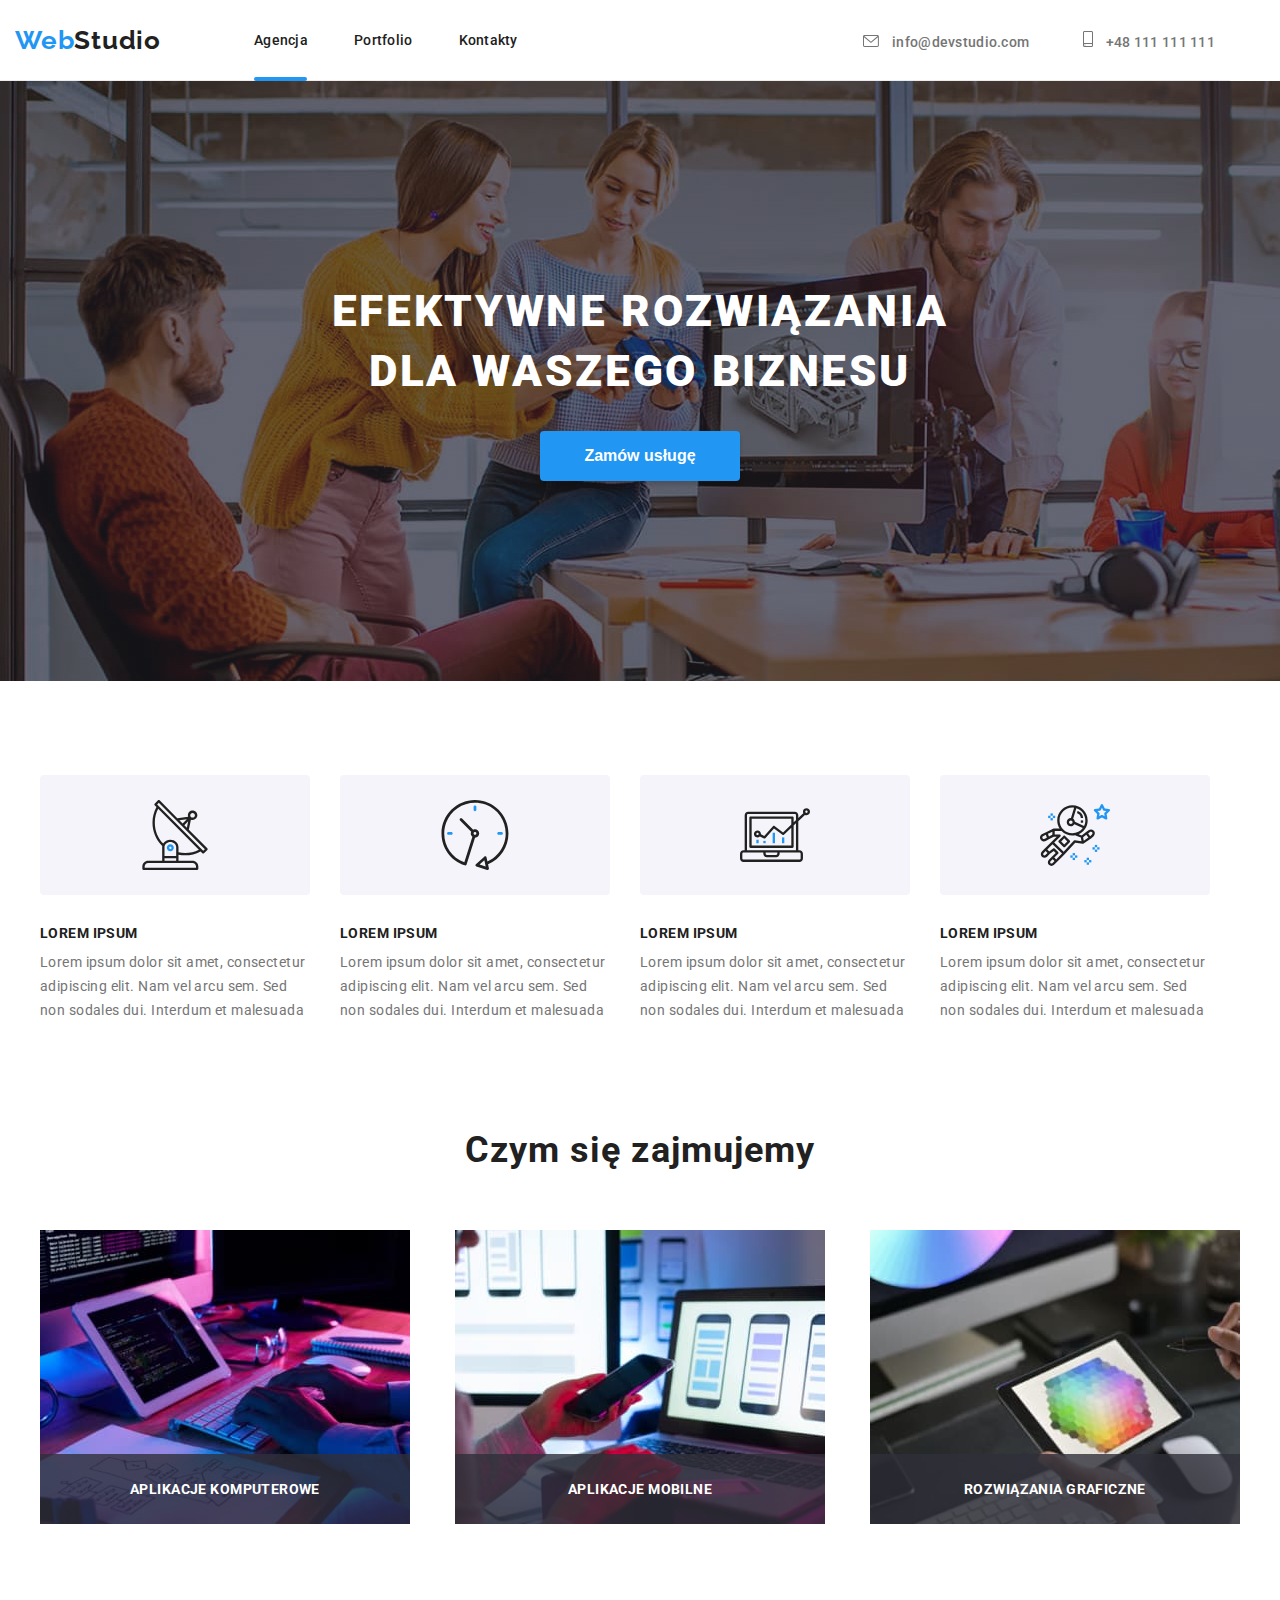
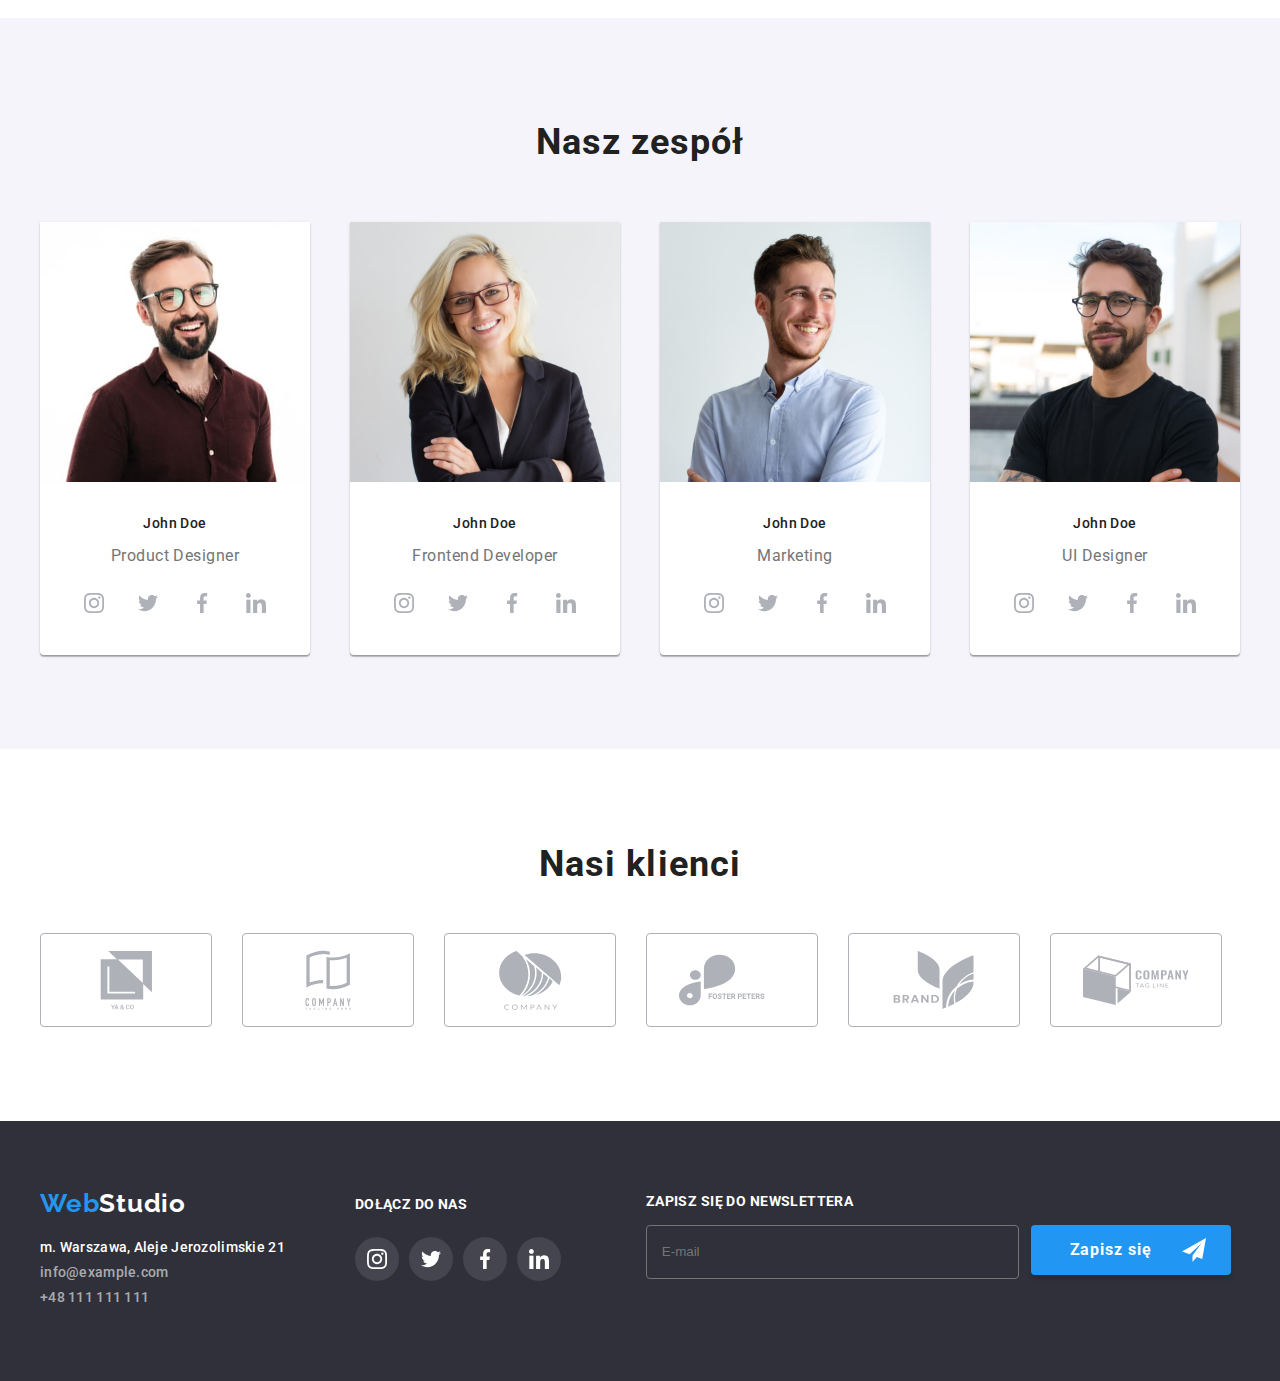
<file: index.html>
<!DOCTYPE html>
<html lang="en">
<head>
    <meta charset="UTF-8">
    <meta http-equiv="X-UA-Compatible" content="IE=edge">
    <meta name="viewport" content="width=device-width, initial-scale=1.0">
    <link rel="stylesheet" href="https://cdnjs.cloudflare.com/ajax/libs/modern-normalize/1.1.0/modern-normalize.min.css"
        integrity="sha512-wpPYUAdjBVSE4KJnH1VR1HeZfpl1ub8YT/NKx4PuQ5NmX2tKuGu6U/JRp5y+Y8XG2tV+wKQpNHVUX03MfMFn9Q=="
        crossorigin="anonymous" referrerpolicy="no-referrer" />
    <link href="css/main.min.css" rel="stylesheet" type="text/css">
    <link rel="preconnect" href="https://fonts.googleapis.com">
    <link rel="preconnect" href="https://fonts.gstatic.com" crossorigin>
    <link href="https://fonts.googleapis.com/css2?family=Raleway:wght@700&family=Roboto:wght@400;500;700;900&display=swap"
        rel="stylesheet">
    <title>Studio</title>
</head>
<body>
    <header class="header">
        <div class="container">
           <nav class="navigation">
            <a class="navigation__logo" href="./index.html">Web<span>Studio</span></a>
            <ul class="navigation__list">
                <li class="navigation__item">
                    <a class="navigation__link agency-marker" href="./index.html">Agencja</a>
                </li>
                <li class="navigation__item">
                    <a class="navigation__link" href="./portfolio.html">Portfolio</a>
                </li>
                <li class="navigation__item">
                    <a class="navigation__link" href="#">Kontakty</a>
                </li>
            </ul>
        </nav>
        <address class="address">
            <a class="address__email" href="mailto:info@devstudio.com">
                <svg class="address__icon" width="16" height="12">
                    <use href="./images/icons.svg#icon-envelope"></use>
                </svg>
                info@devstudio.com</a>
            <a class="address__phone--number" href="tel:+48111111111">
                <svg class="address__icon" width="10" height="16">
                    <use href="./images/icons.svg#icon-smartphone"></use>
                </svg>
                +48 111 111 111</a>
        </address> 
        </div>
    </header>
    <main>
        <!--  HERO  -->
        <section class="hero">
            <div class="hero__up--side container">
                <h1 class="hero__main--header">EFEKTYWNE ROZWIĄZANIA DLA WASZEGO BIZNESU</h1>
                <button class="modal--btn" type="button" data-modal-open>Zamów usługę</button>
            </div>
        </section>
        <section class="hero__lorem">
              <div class="hero__down--side container">
                <ul class="hero__list">
                <li class="hero__item">
                    <div class="hero__container--icon">
                        <svg class="hero__icon">
                            <use href="./images/icons.svg#icon-antenna"></use>
                        </svg>
                    </div>
                    <h3 class="hero__third--header third-header">LOREM IPSUM</h3>
                    <p class="hero__description description">Lorem ipsum dolor sit amet, consectetur adipiscing elit. Nam vel arcu sem. Sed non sodales dui. Interdum et malesuada</p>
                </li>
                <li class="hero__item">
                    <div class="hero__container--icon">
                        <svg class="hero__icon">
                            <use href="./images/icons.svg#icon-clock"></use>
                        </svg>
                    </div>
                    <h3 class="hero__third--header third-header">LOREM IPSUM</h3>
                    <p class="hero__description description">Lorem ipsum dolor sit amet, consectetur adipiscing elit. Nam vel arcu sem. Sed non sodales dui. Interdum et malesuada</p>
                </li>
                <li class="hero__item">
                    <div class="hero__container--icon">
                        <svg class="hero__icon">
                            <use href="./images/icons.svg#icon-diagram"></use>
                        </svg>
                    </div>
                    <h3 class="hero__third--header third-header">LOREM IPSUM</h3>
                    <p class="hero__description description">Lorem ipsum dolor sit amet, consectetur adipiscing elit. Nam vel arcu sem. Sed non sodales dui. Interdum et malesuada</p>
                </li>
                <li class="hero__item">
                    <div class="hero__container--icon">
                        <svg class="hero__icon">
                            <use href="./images/icons.svg#icon-astronaut"></use>
                        </svg>
                    </div>
                    <h3 class="hero__third--header third-header">LOREM IPSUM</h3>
                    <p class="hero__description description">Lorem ipsum dolor sit amet, consectetur adipiscing elit. Nam vel arcu sem. Sed non sodales dui. Interdum et malesuada</p>
                </li>
            </ul> 
            </div>
        </section>
        <!--  czym sie zajmujemy  -->
        <section class="about">
            <div class="about__img container">
                <h2 class="about__secound--header">Czym się zajmujemy</h2>
                <ul class="about__list">
                    <li class="about__item">
                        <img class="about__item--img"
                        src="images/main/what_we_do/computer.jpg" 
                        alt="computer" 
                        width="370" 
                        height="294"
                        >
                        <div class="about__box">
                            <p class="about__description">Aplikacje komputerowe</p>
                        </div>
                    </li>
                    <li class="about__item">
                        <img class="about__item--img"
                        src="images/main/what_we_do/mobilePhone.jpg" 
                        alt="mobilePhone" 
                        width="370" 
                        height="294"
                        >
                        <div class="about__box">
                            <p class="about__description">Aplikacje mobilne</p>
                        </div>
                    </li>
                    <li class="about__item">
                        <img class="about__item--img"
                        src="images/main/what_we_do/tablet.jpg" 
                        alt="tablet" 
                        width="370" 
                        height="294"
                        >
                        <div class="about__box">
                            <p class="about__description">Rozwiązania graficzne</p>
                        </div>
                    </li>
                </ul>
            </div>
        </section>
        <!--  Nasz zespół  -->
        <section class="team">
            <div class="team__img container">
                <h2 class="team__secound--header">Nasz zespół</h2>
                <ul class="team__list">
                    <li class="team__item">
                        <img class="team__item--img"
                        src="images/main/our_team/Product_Designer.jpg" 
                        alt="John_Doe_Product_Designer" 
                        width="270" 
                        height="260"
                        >
                        <h3 class="team__third--header third-header">John Doe</h3>
                        <p class="team__description description">Product Designer</p>
                        <div class="social">
                            <ul class="social__list">
                                <li class="social__item">
                                    <a href="#" class="social__link">
                                        <svg class="social__icon">
                                            <use href="./images/icons.svg#icon-instagram"></use>
                                        </svg>
                                    </a>
                                </li>
                                <li class="social__item">
                                    <a href="#" class="social__link">
                                        <svg class="social__icon">
                                            <use href="./images/icons.svg#icon-twitter"></use>
                                        </svg>
                                    </a>
                                </li>
                                <li class="social__item">
                                    <a href="#" class="social__link">
                                        <svg class="social__icon">
                                            <use href="./images/icons.svg#icon-facebook"></use>
                                        </svg>
                                    </a>
                                </li>
                                <li class="social__item">
                                    <a href="#" class="social__link">
                                        <svg class="social__icon">
                                            <use href="./images/icons.svg#icon-linkedin"></use>
                                        </svg>
                                    </a>
                                </li>
                            </ul>
                        </div>
                    </li>
                    <li class="team__item">
                        <img class="team__item--img"
                        src="images/main/our_team/Frontend_Developer.jpg" 
                        alt="John_Doe_Frontend_Developer"
                        width="270" 
                        height="260" 
                        >
                        <h3 class="team__third--header third-header">John Doe</h3>
                        <p class="team__description description">Frontend Developer</p>
                        <div class="social">
                            <ul class="social__list">
                                <li class="social__item">
                                    <a href="#" class="social__link">
                                        <svg class="social__icon">
                                            <use href="./images/icons.svg#icon-instagram"></use>
                                        </svg>
                                    </a>
                                </li>
                                <li class="social__item">
                                    <a href="#" class="social__link">
                                        <svg class="social__icon">
                                            <use href="./images/icons.svg#icon-twitter"></use>
                                        </svg>
                                    </a>
                                </li>
                                <li class="social__item">
                                    <a href="#" class="social__link">
                                        <svg class="social__icon">
                                            <use href="./images/icons.svg#icon-facebook"></use>
                                        </svg>
                                    </a>
                                </li>
                                <li class="social__item">
                                    <a href="#" class="social__link">
                                        <svg class="social__icon">
                                            <use href="./images/icons.svg#icon-linkedin"></use>
                                        </svg>
                                    </a>
                                </li>
                            </ul>
                        </div>
                    </li>
                    <li class="team__item">
                        <img class="team__item--img"
                        src="images/main/our_team/Marketing.jpg" 
                        alt="John_Doe_Marketing" 
                        width="270" 
                        height="260"
                        >
                        <h3 class="team__third--header third-header">John Doe</h3>
                        <p class="team__description description">Marketing</p>
                        <div class="social">
                            <ul class="social__list">
                                <li class="social__item">
                                    <a href="#" class="social__link">
                                        <svg class="social__icon">
                                            <use href="./images/icons.svg#icon-instagram"></use>
                                        </svg>
                                    </a>
                                </li>
                                <li class="social__item">
                                    <a href="#" class="social__link">
                                        <svg class="social__icon">
                                            <use href="./images/icons.svg#icon-twitter"></use>
                                        </svg>
                                    </a>
                                </li>
                                <li class="social__item">
                                    <a href="#" class="social__link">
                                        <svg class="social__icon">
                                            <use href="./images/icons.svg#icon-facebook"></use>
                                        </svg>
                                    </a>
                                </li>
                                <li class="social__item">
                                    <a href="#" class="social__link">
                                        <svg class="social__icon">
                                            <use href="./images/icons.svg#icon-linkedin"></use>
                                        </svg>
                                    </a>
                                </li>
                            </ul>
                        </div>
                    </li>
                    <li class="team__item">
                        <img class="team__item--img"
                        src="images/main/our_team/UI_Designer.jpg" 
                        alt="John_Doe_UI_Designer" 
                        width="270" 
                        height="260"
                        >
                        <h3 class="team__third--header third-header">John Doe</h3>
                        <p class="team__description description">UI Designer</p>
                        <div class="social">
                            <ul class="social__list">
                                <li class="social__item">
                                    <a href="#" class="social__link">
                                        <svg class="social__icon">
                                            <use href="./images/icons.svg#icon-instagram"></use>
                                        </svg>
                                    </a>
                                </li>
                                <li class="social__item">
                                    <a href="#" class="social__link">
                                        <svg class="social__icon">
                                            <use href="./images/icons.svg#icon-twitter"></use>
                                        </svg>
                                    </a>
                                </li>
                                <li class="social__item">
                                    <a href="#" class="social__link">
                                        <svg class="social__icon">
                                            <use href="./images/icons.svg#icon-facebook"></use>
                                        </svg>
                                    </a>
                                </li>
                                <li class="social__item">
                                    <a href="#" class="social__link">
                                        <svg class="social__icon">
                                            <use href="./images/icons.svg#icon-linkedin"></use>
                                        </svg>
                                    </a>
                                </li>
                            </ul>
                        </div>
                    </li>
                </ul>
            </div>
        </section>

      <!--  Nasi klienci   -->  

    <section class="clients">
        <div class="our-clients container">
            <h2 class="clients__title">Nasi klienci</h2>
            <ul class="clients__list">
                <li class="clients__item">
                    <svg class="clients__icon">
                        <use href="./images/icons.svg#icon-logo1"></use>
                    </svg>
                </li>
                <li class="clients__item">
                    <svg class="clients__icon">
                        <use href="./images/icons.svg#icon-logo2"></use>
                    </svg>
                </li>
                <li class="clients__item">
                    <svg class="clients__icon">
                        <use href="./images/icons.svg#icon-logo3"></use>
                    </svg>
                </li>
                <li class="clients__item">
                    <svg class="clients__icon">
                        <use href="./images/icons.svg#icon-logo4"></use>
                    </svg>
                </li>
                <li class="clients__item">
                    <svg class="clients__icon">
                        <use href="./images/icons.svg#icon-logo5"></use>
                    </svg>
                </li>
                <li class="clients__item">
                    <svg class="clients__icon">
                        <use href="./images/icons.svg#icon-logo6"></use>
                    </svg>
                </li>
            </ul>
        </div>
    </section>
    </main>
                    <!--  Footer -->

    <footer class="footer">
        <div class="footer--container container">
            <div class="footer__left--container">
              <nav class="navigation">
               <a class="navigation__logo" href="#">Web<span id="dark-background">Studio</span></a> 
              </nav>
              <address class="address">
            <ul class="footer__list">
                <li class="footer__item">
                    <a class="footer__link--white"
                    href="https://goo.gl/maps/g1WJz3KEuRLDbhZs7" 
                    target="_blank">m. Warszawa, Aleje Jerozolimskie 21</a>
                </li>
                <li class="footer__item">
                    <a class="footer__link--grey" href="mailto:info@example.com">info@example.com</a>
                </li>
                <li class="footer__item">
                    <a class="footer__link--grey" href="tel:+48111111111">+48 111 111 111</a>
                </li>
            </ul>
              </address>  
            </div>
            <div class="footer__middle--container">
              <p class="footer__text">DOŁĄCZ DO NAS</p>
            <ul class="social__list">
                <li class="social__item">
                    <a href="#" class="social__link--dark">
                        <svg class="social__icon">
                            <use href="./images/icons.svg#icon-instagram"></use>
                        </svg>
                    </a>
                </li>
                <li class="social__item">
                    <a href="#" class="social__link--dark">
                        <svg class="social__icon">
                            <use href="./images/icons.svg#icon-twitter"></use>
                        </svg>
                    </a>
                </li>
                <li class="social__item">
                    <a href="#" class="social__link--dark">
                        <svg class="social__icon">
                            <use href="./images/icons.svg#icon-facebook"></use>
                        </svg>
                    </a>
                </li>
                <li class="social__item">
                    <a href="#" class="social__link--dark">
                        <svg class="social__icon">
                            <use href="./images/icons.svg#icon-linkedin"></use>
                        </svg>
                    </a>
                </li>
            </ul>
            </div>
            <div class="footer__right--container">
                <form action="">
                    <label class="footer__heading" for="email">Zapisz się do newslettera</label>
                    <div class="newsletter">
                        <input class="newsletter__text" type="email" name="email" id="email" required placeholder="E-mail" />
                        <button class="newsletter__btn">
                            <input class="newsletter__btn--icon" type="submit" value="Zapisz się" />
                            <svg class="newsletter__icon--send" width="24" height="24">
                                <use href="./images/icons.svg#icon-icon-send" width="24" height="24"></use>
                            </svg>
                        </button>
                    </div>
                </form>
            </div>
        </div>
    </footer>
    <!----------------  OKNO MODALNE  ---------->
    <div class="backdrop is-hidden" data-modal>
    <div class="modal">
        <button type="button" class="modal__close--btn" data-modal-close>
            <svg class="modal__close--icon">
                <use href="./images/icons.svg#icon-close-btn"></use>
            </svg>
        </button>
    <form action="#" class="modal__form" method="post">
        <div class="modal__form--wrapper">
            <h3>Zostaw swoje dane w formularzu poniżej</h3>
            <label class="modal__form--label" for="name"><span class="label-text">Imię</span>
                <div class="modal__label--wrapper">
                   <input class="modal__form--input" type="text" required name="username" id="username">
                        <svg width="18" height="18">
                            <use href="./images/icons.svg#icon-person" width="18" height="18"></use>
                        </svg>
                </div>
            </label>
            <label class="modal__form--label" for="tel"><span class="label-text">Telefon</span>
                <div class="modal__label--wrapper">
                    <input class="modal__form--input" type="tel" required name="tel" id="tel">
                        <svg width="18" height="18">
                            <use href="./images/icons.svg#icon-phone" width="18" height="18"></use>
                        </svg>
                </div>
            </label>
            <label class="modal__form--label" for="email"><span class="modal__label--text">Email</span>
                <div class="modal__label--wrapper">
                    <input class="modal__form--input" type="email" required name="email" id="email">
                    <svg width="18" height="18">
                        <use href="./images/icons.svg#icon-email" width="18" height="18"></use>
                    </svg>
                </div>
            </label>
            <label class="modal__form--label" for="comment"><span class="modal__label--text">Komentarz</span>
                <div class="modal__label--wrapper">
                    <textarea placeholder="Wprowadź tekst" required name="comment" id="comment"></textarea>
                </div>
            </label>
            <div class="modal__policy--wrapper">
                    <input type="checkbox" class="modal__form--policy visually-hidden" id="user-policy">
                            <label for="user-policy" class="modal__form--policy-text">
                             <span class="modal__policy--text">Oświadczam, iż akceptuję</span>
                             <a href="#">Regulamin</a>
                             <span class="modal__policy--text">i</span>
                             <a href="#">Politykę Prywatności.</a>
                            </label>
                    </input>   
            </div>
            <div class="modal__btn--wrapper">
                <button class="modal--btn" type="submit">Wyślij</button>
            </div>
        </div>
    </form>
    </div>
    </div>
    <script src="./js/modal.js"></script>
</body>
</html>
</file>
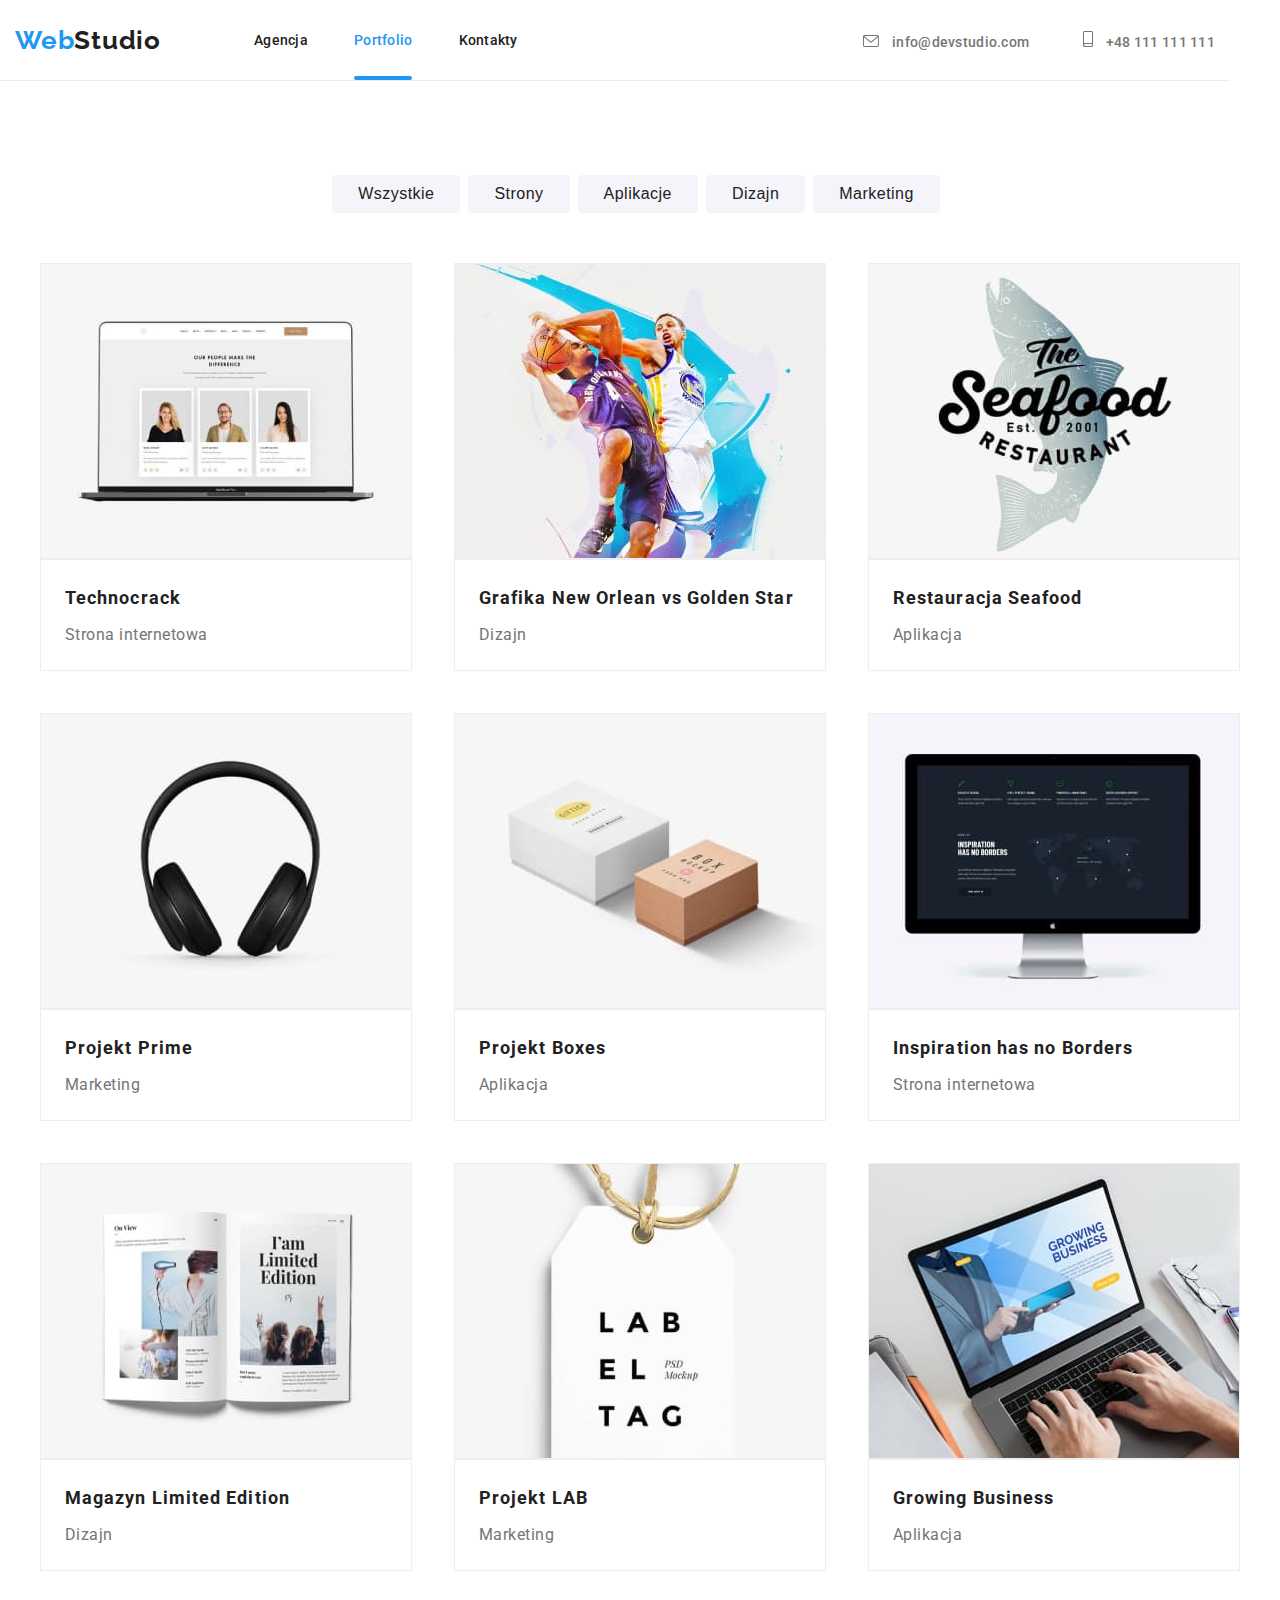
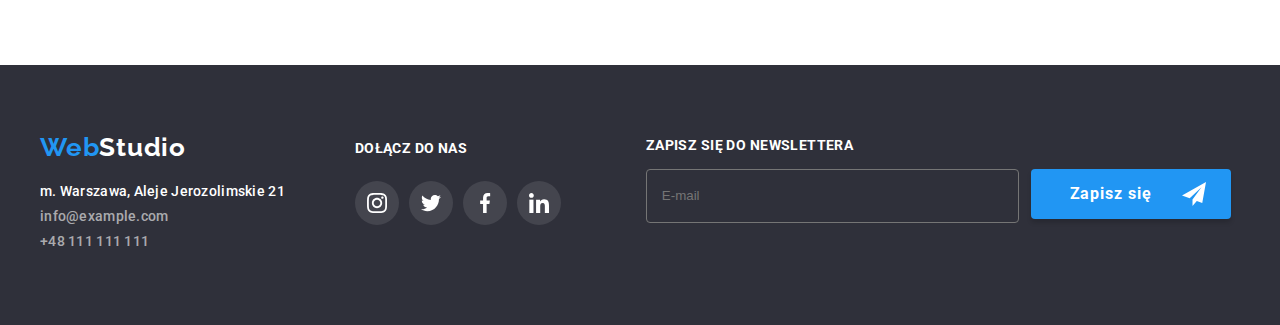
<file: portfolio.html>
<!DOCTYPE html>
<html lang="en">
<head>
    <meta charset="UTF-8">
    <meta http-equiv="X-UA-Compatible" content="IE=edge">
    <meta name="viewport" content="width=device-width, initial-scale=1.0">
    <link href="css/main.min.css" rel="stylesheet" type="text/css">
    <link rel="preconnect" href="https://fonts.googleapis.com">
    <link rel="preconnect" href="https://fonts.gstatic.com" crossorigin>
    <link href="https://fonts.googleapis.com/css2?family=Raleway:wght@700&family=Roboto:wght@400;500;700;900&display=swap"
        rel="stylesheet">
    <title>Portfolio</title>
</head>
<body>
<header class="header">
    <div class="container">
      <nav class="navigation">
        <a class="navigation__logo" href="./index.html">Web<span>Studio</span></a>
        <ul class="navigation__list">
            <li class="navigation__item" >
                <a class="navigation__link" href="./index.html">Agencja</a>
            </li>
            <li class="navigation__item">
                <a class="navigation__link portfolio-marker" href="#"><span>Portfolio</span></a>
            </li>
            <li class="navigation__item">
                <a class="navigation__link" href="#">Kontakty</a>
            </li>
        </ul>
    </nav>
    <address class="address">
        <a class="address__email" href="mailto:info@devstudio.com">
            <svg class="address__icon" width="16" height="12">
                <use href="./images/icons.svg#icon-envelope"></use>
            </svg>
            info@devstudio.com</a>
        <a class="address__phone--number" href="tel:+48111111111">
            <svg class="address__icon" width="10" height="16">
                <use href="./images/icons.svg#icon-smartphone"></use>
            </svg>
            +48 111 111 111</a>
    </address>  
    </div>
    
</header>
<main>
    <section class="portfolio--filter">
        <div class="filter container">
            <ul class="filter__list">
                <li class="filter__item">
                    <button class="filter__btn" type="button"><span class="span-btn">Wszystkie</span></button>
                </li>
                <li class="filter__item">
                    <button class="filter__btn" type="button"><span class="span-btn">Strony</span></button>
                </li>
                <li class="filter__item">
                    <button class="filter__btn" type="button"><span class="span-btn">Aplikacje</span></button>
                </li>
                <li class="filter__item">
                    <button class="filter__btn" type="button"><span class="span-btn">Dizajn</span></button>
                </li>
                <li class="filter__item">
                    <button class="filter__btn" type="button"><span class="span-btn">Marketing</span></button>
                </li>
            </ul>
        </div>
    </section>
    <section class="portfolio">
      <div class="portfolio--choice container">
        <ul class="portfolio__list">
            <li class="portfolio__item">
                <figure class="portfolio__figure">
                    <img 
                        class="portfolio__img" 
                        src="images/portfolio/technocrack.jpg" 
                        alt="Technocrack"
                        width="370"
                        height="294"
                    >
                    <div class="portfolio__overlay">
                        <p class="portfolio__overlay--description">
                            Technocrack jest popularną platformą wykorzystywaną do
                            rozpowszechniania koronawirusa. Firmy wykorzystują tę
                            platformę do celów szpiegowskich i ataków na
                            niezabezpieczone serwery konkurencji
                        </p>
                    </div>
                </figure>    
                    <figcaption class="portfolio__fig--description">
                        <h3>Technocrack</h3>
                        <p>Strona internetowa</p>
                    </figcaption>
                
            </li>
            <li class="portfolio__item">
                <figure class="portfolio__figure">
                    <img 
                        class="portfolio__img" 
                        src="images/portfolio/grafika_new_orlean.jpg" 
                        alt="Grafika New Orlean vs Golden Star" 
                        width="370" 
                        height="294"
                    > 
                    <div class="portfolio__overlay">
                        <p class="portfolio__overlay--description">
                            Technocrack jest popularną platformą wykorzystywaną do
                            rozpowszechniania koronawirusa. Firmy wykorzystują tę
                            platformę do celów szpiegowskich i ataków na
                            niezabezpieczone serwery konkurencji
                        </p>
                    </div>
                </figure>    
                    <figcaption class="portfolio__fig--description">
                        <h3>Grafika New Orlean vs Golden Star</h3>
                        <p>Dizajn</p>
                    </figcaption>
                
            </li>
            <li class="portfolio__item">
                <figure class="portfolio__figure">
                    <img 
                        class="portfolio__img" 
                        src="images/portfolio/restauracja.jpg" 
                        alt="Restauracja Seafood" 
                        width="370" 
                        height="294"
                    >
                    <div class="portfolio__overlay">
                        <p class="portfolio__overlay--description">
                            Technocrack jest popularną platformą wykorzystywaną do
                            rozpowszechniania koronawirusa. Firmy wykorzystują tę
                            platformę do celów szpiegowskich i ataków na
                            niezabezpieczone serwery konkurencji
                        </p>
                    </div>
                </figure>    
                    <figcaption class="portfolio__fig--description">
                        <h3>Restauracja Seafood</h3>
                        <p>Aplikacja</p>
                    </figcaption>
                
            </li>
            <li class="portfolio__item">
                <figure class="portfolio__figure">
                    <img 
                        class="portfolio__img" 
                        src="images/portfolio/projekt_prime.jpg" 
                        alt="Projekt Prime" 
                        width="370" 
                        height="294"
                    >
                    <div class="portfolio__overlay">
                        <p class="portfolio__overlay--description">
                            Technocrack jest popularną platformą wykorzystywaną do
                            rozpowszechniania koronawirusa. Firmy wykorzystują tę
                            platformę do celów szpiegowskich i ataków na
                            niezabezpieczone serwery konkurencji
                        </p>
                    </div>
                </figure>    
                    <figcaption class="portfolio__fig--description">
                        <h3>Projekt Prime</h3>
                        <p>Marketing</p>
                    </figcaption>
                
            </li>
            <li class="portfolio__item">
                <figure class="portfolio__figure">
                    <img 
                        class="portfolio__img" 
                        src="images/portfolio/projekt_boxes.jpg" 
                        alt="Projekt Boxes" 
                        width="370" 
                        height="294"
                    >
                    <div class="portfolio__overlay">
                        <p class="portfolio__overlay--description">
                            Technocrack jest popularną platformą wykorzystywaną do
                            rozpowszechniania koronawirusa. Firmy wykorzystują tę
                            platformę do celów szpiegowskich i ataków na
                            niezabezpieczone serwery konkurencji
                        </p>
                    </div>
                </figure>    
                    <figcaption class="portfolio__fig--description">
                        <h3>Projekt Boxes</h3>
                        <p>Aplikacja</p>
                    </figcaption>
                
            </li>
            <li class="portfolio__item">
                <figure class="portfolio__figure">
                    <img 
                        class="portfolio__img" 
                        src="images/portfolio/inspiration.jpg" 
                        alt="Inspiration has no Borders" 
                        width="370" 
                        height="294"
                    >
                    <div class="portfolio__overlay">
                        <p class="portfolio__overlay--description">
                            Technocrack jest popularną platformą wykorzystywaną do
                            rozpowszechniania koronawirusa. Firmy wykorzystują tę
                            platformę do celów szpiegowskich i ataków na
                            niezabezpieczone serwery konkurencji
                        </p>
                    </div>
                </figure>    
                    <figcaption class="portfolio__fig--description">
                        <h3>Inspiration has no Borders</h3>
                        <p>Strona internetowa</p>
                    </figcaption>
                
            </li>
            <li class="portfolio__item">
                <figure class="portfolio__figure">
                    <img 
                        class="portfolio__img" 
                        src="images/portfolio/magazyn.jpg" 
                        alt="Magazyn Limited Edition" 
                        width="370" 
                        height="294"
                    >
                    <div class="portfolio__overlay">
                        <p class="portfolio__overlay--description">
                            Technocrack jest popularną platformą wykorzystywaną do
                            rozpowszechniania koronawirusa. Firmy wykorzystują tę
                            platformę do celów szpiegowskich i ataków na
                            niezabezpieczone serwery konkurencji
                        </p>
                    </div>
                </figure>    
                    <figcaption class="portfolio__fig--description">
                        <h3>Magazyn Limited Edition</h3>
                        <p>Dizajn</p>
                    </figcaption>
                
            </li>
            <li class="portfolio__item">
                <figure class="portfolio__figure">
                    <img 
                        class="portfolio__img" 
                        src="images/portfolio/projekt_lab.jpg" 
                        alt="Projekt LAB" 
                        width="370" 
                        height="294"
                    >
                    <div class="portfolio__overlay">
                        <p class="portfolio__overlay--description">
                            Technocrack jest popularną platformą wykorzystywaną do
                            rozpowszechniania koronawirusa. Firmy wykorzystują tę
                            platformę do celów szpiegowskich i ataków na
                            niezabezpieczone serwery konkurencji
                        </p>
                    </div>
                </figure>    
                    <figcaption class="portfolio__fig--description">
                        <h3>Projekt LAB</h3>
                        <p>Marketing</p>
                    </figcaption>
                
            </li>
            <li class="portfolio__item">
                <figure class="portfolio__figure">
                    <img 
                        class="portfolio__img" 
                        src="images/portfolio/growing_business.jpg" 
                        alt="Growing Business" 
                        width="370" 
                        height="294"
                    >
                    <div class="portfolio__overlay">
                        <p class="portfolio__overlay--description">
                            Technocrack jest popularną platformą wykorzystywaną do
                            rozpowszechniania koronawirusa. Firmy wykorzystują tę
                            platformę do celów szpiegowskich i ataków na
                            niezabezpieczone serwery konkurencji
                        </p>
                    </div>
                </figure>    
                    <figcaption class="portfolio__fig--description">
                        <h3>Growing Business</h3>
                        <p>Aplikacja</p>
                    </figcaption>
                
            </li>
        </ul>
    </div>  
    </section>
</main>
                    <!--  Footer -->
                    
                    <footer class="footer">
                        <div class="footer--container container">
                            <div class="footer__left--container">
                              <nav class="navigation">
                               <a class="navigation__logo" href="#">Web<span id="dark-background">Studio</span></a> 
                              </nav>
                              <address class="address">
                            <ul class="footer__list">
                                <li class="footer__item">
                                    <a class="footer__link--white"
                                    href="https://goo.gl/maps/g1WJz3KEuRLDbhZs7" 
                                    target="_blank">m. Warszawa, Aleje Jerozolimskie 21</a>
                                </li>
                                <li class="footer__item">
                                    <a class="footer__link--grey" href="mailto:info@example.com">info@example.com</a>
                                </li>
                                <li class="footer__item">
                                    <a class="footer__link--grey" href="tel:+48111111111">+48 111 111 111</a>
                                </li>
                            </ul>
                              </address>  
                            </div>
                            <div class="footer__middle--container">
                              <p class="footer__text">DOŁĄCZ DO NAS</p>
                            <ul class="social__list">
                                <li class="social__item">
                                    <a href="#" class="social__link--dark">
                                        <svg class="social__icon">
                                            <use href="./images/icons.svg#icon-instagram"></use>
                                        </svg>
                                    </a>
                                </li>
                                <li class="social__item">
                                    <a href="#" class="social__link--dark">
                                        <svg class="social__icon">
                                            <use href="./images/icons.svg#icon-twitter"></use>
                                        </svg>
                                    </a>
                                </li>
                                <li class="social__item">
                                    <a href="#" class="social__link--dark">
                                        <svg class="social__icon">
                                            <use href="./images/icons.svg#icon-facebook"></use>
                                        </svg>
                                    </a>
                                </li>
                                <li class="social__item">
                                    <a href="#" class="social__link--dark">
                                        <svg class="social__icon">
                                            <use href="./images/icons.svg#icon-linkedin"></use>
                                        </svg>
                                    </a>
                                </li>
                            </ul>
                            </div>
                            <div class="footer__right--container">
                                <form action="">
                                    <label class="footer__heading" for="email">Zapisz się do newslettera</label>
                                    <div class="newsletter">
                                        <input class="newsletter__text" type="email" name="email" id="email" required placeholder="E-mail" />
                                        <button class="newsletter__btn">
                                            <input class="newsletter__btn--icon" type="submit" value="Zapisz się" />
                                            <svg class="newsletter__icon--send" width="24" height="24">
                                                <use href="./images/icons.svg#icon-icon-send" width="24" height="24"></use>
                                            </svg>
                                        </button>
                                    </div>
                                </form>
                            </div>
                        </div>
                    </footer>
                    </body>
                    
                    </html>
</file>
<file: css/main.min.css>
.visually-hidden{position:absolute !important;clip:rect(1px 1px 1px 1px);clip:rect(1px 1px 1px 1px);padding:0 !important;border:0 !important;width:1px !important;height:1px !important;overflow:hidden}body,h1,h2,h3,h4,h5,h6,p,ul{text-align:center;margin:0;padding:0}body{box-sizing:border-box;font-family:"Roboto",sans-serif}img{display:block}.container{width:1200px;padding:0 15px;align-items:center;margin:0 auto}.backdrop{position:fixed;top:0;left:0;height:100vh;width:100vw;background:rgba(1,19,1,0.5);transition:750ms cubic-bezier(0.4, 0, 0.2, 1)}.is-hidden{visibility:hidden;opacity:0;pointer-events:none;transform:scale(0.1)}.modal{position:absolute;width:528px;min-height:581px;left:50%;top:50%;padding:40px;transform:translate(-50%, -50%);background:#ffffff;box-shadow:0px 1px 3px rgba(0,0,0,0.12),0px 1px 1px rgba(0,0,0,0.14),0px 2px 1px rgba(0,0,0,0.2);border-radius:4px}.modal__close--icon{width:11px;height:11px;display:block;position:absolute;top:50%;left:50%;transform:translate(-50%, -50%)}.modal__close--icon:hover,.modal__close--icon:focus{fill:#2196f3}.modal__close--btn{position:absolute;width:30px;height:30px;border-radius:50%;background-color:transparent;border:1px solid rgba(0,0,0,0.1);top:8px;right:8px;cursor:pointer}.modal__close--btn:hover,.modal__close--btn:focus{fill:#2196f3}.modal__form{display:flex;align-items:center;justify-content:center;width:100%;flex-direction:column}.modal__form--policy:checked+.modal__form--policy-text::before{background-color:#2196f3;background-image:url("../images/check.svg");background-repeat:no-repeat;background-size:contain;background-position:50% 50%;outline:1px solid #2196f3;transition:250ms cubic-bezier(0.4, 0, 0.2, 1)}.modal__form--wrapper{padding:0px;width:100%;display:flex;flex-direction:column}.modal__form--wrapper h3{text-align:center;padding-bottom:12px}.modal__label--text,.modal__policy--text{color:#757575}.modal__form--label{padding-bottom:4px;color:rgba(117,117,117,0.5);font-size:12px;line-height:14px;letter-spacing:0.01em;text-align:left}.modal__form--label textarea{color:rgba(117,117,117,0.5);padding:12px 16px;resize:none;height:120px;width:100%;margin-top:4px;margin-bottom:20px;border-radius:4px;outline:none;border:1px solid rgba(33,33,33,0.2);transition:border 250ms cubic-bezier(0.4, 0, 0.2, 1)}.modal__form--label textarea:focus{border:1px solid #2196f3}.modal__form--input{height:40px;width:100%;padding-left:42px}.modal__label--wrapper{display:flex;align-items:center;margin-top:4px}.modal__label--wrapper svg{position:absolute;fill:#2f303a;margin-left:12px;transition:fill 250ms cubic-bezier(0.4, 0, 0.2, 1)}.modal__label--wrapper input{border-radius:4px;outline:none;border:1px solid rgba(33,33,33,0.2);transition:border 250ms cubic-bezier(0.4, 0, 0.2, 1)}.modal__label--wrapper input:focus{border:1px solid #2196f3}.modal__label--wrapper input:focus+svg{fill:#2196f3}.modal__policy--wrapper{display:flex}.modal__form--policy{cursor:pointer;display:flex}.modal__form--policy input{position:absolute;opacity:0;cursor:pointer;height:0;width:0}.modal__form--policy a{text-decoration:underline;color:#2196f3}.modal__form--policy a:hover{opacity:0.8}.modal__form--policy a:focus{opacity:0.8}.modal__form--policy-text{text-align:center}.modal__form--policy-text::before{content:"";display:inline-block;width:16px;height:16px;margin-right:7px;outline:1px solid #000;border-radius:2px}.modal__policy--text{font-family:Roboto;font-style:normal;font-weight:normal;font-size:14px;line-height:1.714;letter-spacing:0.03em}.modal__policy--text+a{font-family:Roboto;font-style:normal;font-weight:normal;font-size:14px;line-height:1.714;letter-spacing:0.03em;color:#2196f3;text-decoration:underline}.modal__btn--wrapper{display:flex;align-items:center;justify-content:center}.navigation__logo{font-family:"Raleway",sans-serif;font-weight:bold;font-size:26px;margin-right:93px;text-decoration:none;line-height:1.192;letter-spacing:0.03em;color:#2196f3}.navigation__logo span{color:#212121}.modal--btn{width:200px;height:50px;font-style:normal;font-weight:700;font-size:16px;line-height:1.875;background-color:#2196f3;margin-top:30px;color:#ffffff;border-radius:4px;box-shadow:0px 4px 4px rgba(0,0,0,0.15);border:none;cursor:pointer}.address,.navigation__list{font-style:normal;font-weight:500;font-size:14px;line-height:1.143;letter-spacing:0.02em}.navigation{display:flex}.navigation__list{list-style:none;display:flex;align-items:center}.navigation__item{position:relative}.description{font-weight:400;letter-spacing:0.03em;color:#757575}.third-header{letter-spacing:0.03em;text-transform:uppercase;color:#212121}.social{width:206px;margin:16px 32px 30px}.social__list{display:flex;list-style:none;align-items:center;justify-content:space-between}.social__link{display:flex;width:44px;height:44px;background-color:#ffffff;transition:fill 250ms,background-color 250ms cubic-bezier(0.4, 0, 0.2, 1);border-radius:50%;fill:#afb1b8;align-items:center;justify-content:center}.social__link:hover{fill:#ffffff;background-color:#2196f3}.social__link:focus{fill:#ffffff;background-color:#2196f3}.social__icon{width:20px;height:20px}.social__icon:hover{fill:#ffffff}.social__icon:focus{fill:#ffffff}.social__link--dark{display:flex;width:44px;height:44px;background-color:rgba(255,255,255,0.1);transition:background-color 250ms cubic-bezier(0.4, 0, 0.2, 1);border-radius:50%;fill:#ffffff;align-items:center;justify-content:center}.social__link--dark:hover{fill:#ffffff;background-color:#2196f3}.social__link--dark:focus{fill:#ffffff;background-color:#2196f3}.footer{height:auto;font-size:14px;line-height:1.714;letter-spacing:0.03em;background-color:#2f303a}.footer__list{display:flex;flex-direction:column;margin-top:20px;text-align:start;list-style:none}.footer__item{margin-bottom:9px}.footer__link--white{text-decoration:none;color:#ffffff}.footer__link--grey{text-decoration:none;color:rgba(255,255,255,0.6)}.footer--container{display:flex;align-items:center}.footer__middle--container{display:flex;flex-direction:column;width:206px;margin-left:70px;margin-top:72px;margin-bottom:100px}.footer__text{font-family:"Roboto",sans-serif;text-align:left;color:#ffffff;font-weight:700;font-size:14px;padding-bottom:20px}.footer__right--container{margin-left:70px}.footer__heading{display:flex;margin-left:15px;color:#fff;font-size:14px;font-weight:bold;line-height:1rem;letter-spacing:0.03em;text-transform:uppercase;cursor:text}.newsletter{display:flex;padding-top:16px;padding-bottom:30px;margin-left:px;gap:12px}.newsletter__text{margin-left:15px;padding-left:15px;border:1px solid #757575;color:#757575;background-color:transparent;border-radius:4px;width:354px;height:50px;transition:color 250ms cubic-bezier(0.4, 0, 0.2, 1),border 250ms cubic-bezier(0.4, 0, 0.2, 1)}.newsletter__text:focus{color:#2196f3;border:1px solid #2196f3;outline:none}.newsletter__btn{display:flex;width:200px;height:50px;padding:10px 20px 10px 28px;flex-direction:row;align-items:center;justify-content:center;background-color:#2196f3;border:0;border-radius:4px;box-shadow:0px 4px 4px rgba(0,0,0,0.15);cursor:pointer;gap:24px}.newsletter__btn--icon{color:#fff;font-size:16px;font-family:"Roboto",sans-serif;line-height:1.875rem;font-weight:bold;letter-spacing:0.06em;background-color:transparent;border:0;cursor:pointer}.header{border-bottom:1px solid #ececec}.header .container{display:flex;align-items:center;height:80px}.agency-marker::after{content:"";display:inline-block;position:absolute;width:53px;height:4px;background-color:#2196f3;border-radius:2px;top:45px;left:0}.portfolio-marker::after{content:"";display:inline-block;position:absolute;width:58px;height:4px;background-color:#2196f3;border-radius:2px;top:44px;left:0}.navigation__item:not(:last-child){margin-right:46px}.navigation__link{text-decoration:none;color:#212121;transition:color 250ms cubic-bezier(0.4, 0, 0.2, 1)}.navigation__link span{color:#2196f3}.navigation__link:hover{color:#2196f3}.navigation__link:focus{color:#2196f3}#dark-background{color:#ffffff}.address__email{text-decoration:none;color:#757575;transition:color 250ms cubic-bezier(0.4, 0, 0.2, 1)}.address__email:hover{color:#2196f3}.address__email:focus{color:#2196f3}.address__phone--number{text-decoration:none;color:#757575;transition:color 250ms cubic-bezier(0.4, 0, 0.2, 1)}.address__phone--number:hover{color:#2196f3}.address__phone--number:focus{color:#2196f3}.header,.address{margin-left:auto}.header,.address__email{margin-right:50px}.address__icon{fill:currentColor;margin-right:10px}.address{font-style:normal;color:#757575}.hero{background-image:linear-gradient(rgba(47,48,58,0.4), rgba(47,48,58,0.4)),url("../images/bg_section_hero.jpg");background-size:cover}.hero__up--side{display:flex;flex-direction:column;align-items:center;justify-content:center;height:600px}.hero__main--header{width:696px;height:120px;font-weight:900;font-size:44px;text-transform:uppercase;line-height:1.364;text-align:center;letter-spacing:0.06em;color:#ffffff}.hero__third--header{width:270px;height:16px;font-weight:700;font-size:14px;margin-bottom:10px;line-height:1.143;text-align:left}.hero__list{list-style:none;display:flex;margin-top:94px}.hero__item:first-child{margin-right:30px}.hero__item:nth-child(2){margin-right:30px}.hero__item:nth-child(3){margin-right:30px}.hero__container--icon{display:flex;width:270px;height:120px;margin-bottom:30px;background-color:#f5f4fa;border-radius:4px;align-items:center;justify-content:center}.hero__icon{width:70px;height:70px;align-items:center}.hero__description{width:270px;height:75px;font-size:14px;line-height:1.714;text-align:start}.about{margin-top:94px}.about__secound--header{font-weight:700;font-size:36px;margin-bottom:50px;line-height:1.667;text-align:center;letter-spacing:0.03em;color:#212121}.about__list{display:flex;list-style:none;justify-content:space-between}.about__item{position:relative}.about__box{position:absolute;width:100%;height:70px;bottom:0;background-color:rgba(47,48,58,0.8)}.about__description{position:absolute;top:50%;left:50%;transform:translate(-50%, -50%);width:100%;font-weight:bold;font-size:14px;line-height:1.143;letter-spacing:0.03em;text-transform:uppercase;color:#ffffff}.team{background-color:#f5f4fa;margin-top:94px;padding-bottom:94px}.team__secound--header{padding-top:94px;margin-bottom:50px;font-weight:700;font-size:36px;line-height:1.667;text-align:center;letter-spacing:0.03em;color:#212121}.team__list{display:flex;justify-content:space-between;list-style:none}.team__item{background-color:#ffffff;box-shadow:0px 1px 3px rgba(0,0,0,0.12),0px 1px 1px rgba(0,0,0,0.14),0px 2px 1px rgba(0,0,0,0.2);border-radius:0px 0px 4px 4px}.team__third--header{padding-top:30px;padding-bottom:10px;font-weight:500;font-size:14px;line-height:1.714;background-color:#ffffff;text-transform:none}.team__description{font-size:16px;line-height:1.187;background-color:#ffffff;text-transform:none}.clients{padding-top:94px;padding-bottom:94px}.clients__title{font-family:"Roboto",sans-serif;font-style:normal;font-weight:700;font-size:36px;line-height:1.167;margin-bottom:48px;text-align:center;letter-spacing:0.03em;color:#212121}.clients__list{display:flex;align-items:center}.clients__item{display:flex;width:170px;height:92px;background-color:#ffffff;border:1px solid #afb1b8;fill:#afb1b8;transition:fill 250ms cubic-bezier(0.4, 0, 0.2, 1);align-items:center;justify-content:center;border-radius:4px}.clients__item:focus{fill:#2196f3;border:1px solid #2196f3;cursor:pointer}.clients__item:hover{fill:#2196f3;border:1px solid #2196f3;cursor:pointer}.clients__item:not(:last-child){margin-right:30px}.clients__icon{display:flex;width:106px;height:60px}.filter__btn{height:38px;margin-right:8px;font-weight:500;font-size:16px;line-height:1.625;letter-spacing:0.03em;color:#212121;background-color:#f5f4fa;transition:background-color 250ms,color 250ms cubic-bezier(0.4, 0, 0.2, 1);border-radius:4px;border:none;cursor:pointer}.filter__btn:hover,.filter__btn:focus{color:#ffffff;background-color:#2196f3;box-shadow:0px 3px 1px rgba(0,0,0,0.1),0px 1px 2px rgba(0,0,0,0.08),0px 2px 2px rgba(0,0,0,0.12)}.span-btn{padding:0px 20px}.filter__list{display:flex;justify-content:center;margin-top:94px}.filter__item{list-style:none}.portfolio{margin-top:50px}.portfolio__overlay{position:absolute;top:0;left:0;width:100%;height:100%;background:rgba(33,150,243,0.9);transform:translateY(101%);transition:transform 250ms cubic-bezier(0.4, 0, 0.2, 1)}.portfolio__overlay--description{position:absolute;font-size:18px;line-height:1.556;letter-spacing:0.03em;color:#ffffff;text-align:left;top:49px;left:24px;width:301px;margin:0}.portfolio__fig--description{background:#ffffff;border:1px solid #eeeeee}.portfolio__fig--description h3{width:322px;height:36px;margin:20px 24px 4px 24px;font-weight:700;font-size:18px;line-height:2;text-align:left;letter-spacing:0.06em;color:#212121}.portfolio__fig--description p{width:322px;height:30px;margin:0px 24px 20px 24px;font-weight:normal;font-size:16px;line-height:1.875;text-align:left;letter-spacing:0.03em;color:#757575}.portfolio__list{display:flex;flex-wrap:wrap;list-style:none}.portfolio__item{transition:box-shadow 250ms cubic-bezier(0.4, 0, 0.2, 1)}.portfolio__item:hover{box-shadow:0px 1px 1px rgba(0,0,0,0.12),0px 4px 4px rgba(0,0,0,0.06),1px 4px 6px rgba(0,0,0,0.16);cursor:pointer}.portfolio__item:hover .portfolio__overlay{transform:translateY(0)}.portfolio__item:first-child,.portfolio__item:nth-child(2),.portfolio__item:nth-child(4),.portfolio__item:nth-child(5),.portfolio__item:nth-child(7),.portfolio__item:nth-child(8){margin-right:42px}.portfolio__item:first-child,.portfolio__item:nth-child(2),.portfolio__item:nth-child(3),.portfolio__item:nth-child(4),.portfolio__item:nth-child(5),.portfolio__item:nth-child(6){margin-bottom:42px}.portfolio__item:nth-child(7),.portfolio__item:nth-child(8),.portfolio__item:last-child{margin-bottom:94px}.portfolio__figure{position:relative;overflow:hidden;top:0%;left:0%;margin:0px;background:#ffffff;border:1px solid #eeeeee}
/*# sourceMappingURL=main.min.css.map */
</file>
